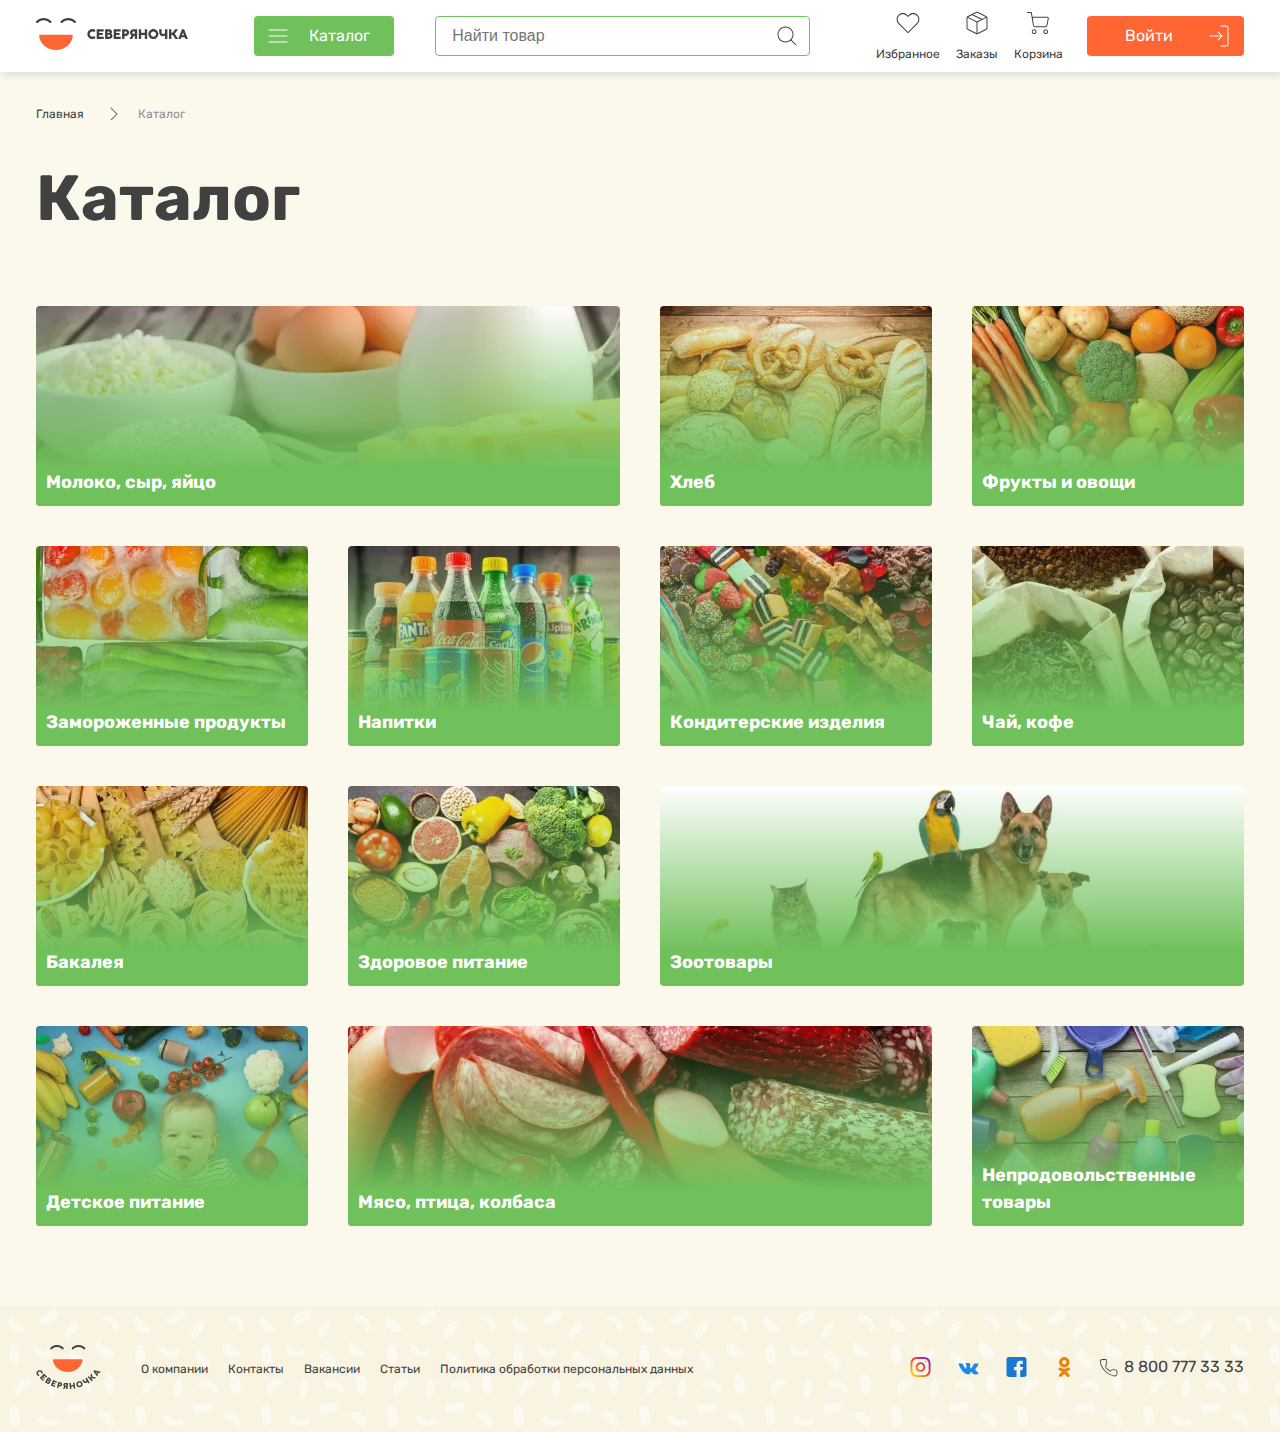
<file: pages/catalog.html>
<!DOCTYPE html>
<html lang="ru">
  <head>
    <meta charset="UTF-8" />
    <meta http-equiv="X-UA-Compatible" content="IE=edge" />
    <meta name="viewport" content="width=device-width, initial-scale=1.0" />
    <link
      rel="apple-touch-icon"
      sizes="180x180"
      href="./../images/favicon/apple-touch-icon.png"
    />
    <link
      rel="icon"
      type="image/png"
      sizes="32x32"
      href="./../images/favicon/favicon-32x32.png"
    />
    <link
      rel="icon"
      type="image/png"
      sizes="16x16"
      href="./../images/favicon/favicon-16x16.png"
    />
    <link rel="manifest" href="./../images/favicon/site.webmanifest" />
    <link
      rel="mask-icon"
      href="./../images/favicon/safari-pinned-tab.svg"
      color="#f2f2f2"
    />
    <meta name="msapplication-TileColor" content="#202124" />
    <meta name="theme-color" content="#ffffff" />
    <link rel="stylesheet" href="./../styles/style.css" />
    <title>Северяночка</title>
  </head>
  <body>
    <header class="header">
      <div class="container">
        <nav class="menu">
          <ul class="menu__list">
            <li class="menu__item">
              <a href="index.html" class="menu__link"
                ><picture class="menu__logo">
                  <source
                    class="menu__logo--desctop"
                    media="(min-width:991px)"
                    srcset="./../images/menu/icons/logo-desctop.svg"
                  />
                  <img
                    class="menu__logo--tablet"
                    src="./../images/menu/icons/logo-tablet.svg"
                    alt="logo"
                  /> </picture
              ></a>
            </li>
            <li class="menu__item">
              <button class="menu__btn-catalog btn">
                <span>Каталог</span>
              </button>
            </li>
            <li class="menu__item">
              <input
                type="text"
                class="menu__search"
                placeholder="Найти товар"
              />
            </li>
            <li class="menu__item user">
              <ul class="user__list">
                <li class="user__item">
                  <a href="#" class="user__link user__favorite">
                    <img
                      class="user__link-icon"
                      src="./../images/menu/icons/like.svg"
                      alt="favorite"
                    />
                    <span>Избранное</span>
                  </a>
                </li>
                <li class="user__item">
                  <a href="#" class="user__link user__orders">
                    <img
                      class="user__link-icon"
                      src="./../images/menu/icons/box.svg"
                      alt="box"
                    />
                    <span>Заказы</span>
                  </a>
                </li>
                <li class="user__item">
                  <a href="#" class="user__link user__cart">
                    <img
                      class="user__link-icon"
                      src="./../images/menu/icons/shopping-cart.svg"
                      alt="cart"
                    />
                    <span>Корзина</span>
                  </a>
                </li>
                <li class="user__item">
                  <button class="user__login-btn"><span>Войти</span></button>
                </li>
              </ul>
            </li>
          </ul>
        </nav>
      </div>
    </header>

    <main class="main">
      <div class="catalog-top">
        <div class="container">
          <ul class="catalog-top__list">
            <li class="catalog-top__item">
              <a
                href="category.html"
                class="catalog-top__link"
                data-category="MILK"
                >Молоко, сыр, яйцо</a
              >
            </li>
            <li class="catalog-top__item">
              <a
                href="category.html"
                class="catalog-top__link"
                data-category="BREAD"
                >Хлеб</a
              >
            </li>
            <li class="catalog-top__item">
              <a
                href="category.html"
                class="catalog-top__link"
                data-category="VEGETABLES"
                >Фрукты и овощи</a
              >
            </li>
            <li class="catalog-top__item">
              <a
                href="category.html"
                class="catalog-top__link"
                data-category="FROZEN"
                >Замороженные продукты</a
              >
            </li>
            <li class="catalog-top__item">
              <a
                href="category.html"
                class="catalog-top__link"
                data-category="DRINKS"
                >Напитки</a
              >
            </li>
            <li class="catalog-top__item">
              <a
                href="category.html"
                class="catalog-top__link"
                data-category="KONDITER"
                >Кондитерские изделия</a
              >
            </li>
            <li class="catalog-top__item">
              <a
                href="category.html"
                class="catalog-top__link"
                data-category="TEA"
                >Чай, кофе</a
              >
            </li>
            <li class="catalog-top__item">
              <a
                href="category.html"
                class="catalog-top__link"
                data-category="BAKALEYA"
                >Бакалея</a
              >
            </li>
            <li class="catalog-top__item">
              <a
                href="category.html"
                class="catalog-top__link"
                data-category="VEGETABLES"
                >Здоровое питание</a
              >
            </li>
            <li class="catalog-top__item">
              <a
                href="category.html"
                class="catalog-top__link"
                data-category="ANIMALS"
                >Зоотовары</a
              >
            </li>
            <li class="catalog-top__item">
              <a
                href="category.html"
                class="catalog-top__link"
                data-category="HOZKA"
                >Непродовольственные товары</a
              >
            </li>
            <li class="catalog-top__item">
              <a
                href="category.html"
                class="catalog-top__link"
                data-category="CHILDRENS"
                >Детское питание</a
              >
            </li>
            <li class="catalog-top__item">
              <a
                href="category.html"
                class="catalog-top__link"
                data-category="MEAT"
                >Мясо, птица, колбаса</a
              >
            </li>
          </ul>
        </div>
      </div>
      <div class="breadcrumps">
        <div class="container">
          <ul class="breadcrumps__list">
            <li class="breadcrumps__item">
              <a href="index.html" class="breadcrumps__link">Главная</a>
            </li>
            <li class="breadcrumps__item">
              <a href="#" class="breadcrumps__link">Каталог</a>
            </li>
          </ul>
        </div>
      </div>
      <section class="catalog">
        <div class="container">
          <h2 class="catalog__title title">Каталог</h2>
          <ul class="catalog__list">
            <li class="catalog__item catalog__milk">
              <a href="category.html" class="catalog__link" data-category="MILK">
                <div class="catalog__item-bg">
                  <p class="catalog__item-name">Молоко, сыр, яйцо</p>
                </div>
              </a>
            </li>
            <li class="catalog__item catalog__bread">
              <a href="category.html" class="catalog__link" data-category="BREAD">
                <div class="catalog__item-bg">
                  <p class="catalog__item-name">Хлеб</p>
                </div>
              </a>
            </li>
            <li class="catalog__item catalog__fruits">
              <a href="category.html" class="catalog__link" data-category="VEGETABLES">
                <div class="catalog__item-bg">
                  <p class="catalog__item-name">Фрукты и овощи</p>
                </div>
              </a>
            </li>
            <li class="catalog__item catalog__frozen">
              <a href="category.html" class="catalog__link" data-category="FROZEN">
                <div class="catalog__item-bg">
                  <p class="catalog__item-name">Замороженные продукты</p>
                </div>
              </a>
            </li>
            <li class="catalog__item catalog__drinks">
              <a href="category.html" class="catalog__link" data-category="DRINKS">
                <div class="catalog__item-bg">
                  <p class="catalog__item-name">Напитки</p>
                </div>
              </a>
            </li>
            <li class="catalog__item catalog__conditer">
              <a href="category.html" class="catalog__link" data-category="KONDITER">
                <div class="catalog__item-bg">
                  <p class="catalog__item-name">Кондитерские изделия</p>
                </div>
              </a>
            </li>
            <li class="catalog__item catalog__tea">
              <a href="category.html" class="catalog__link" data-category="TEA">
                <div class="catalog__item-bg">
                  <p class="catalog__item-name">Чай, кофе</p>
                </div>
              </a>
            </li>
            <li class="catalog__item catalog__pasta">
              <a href="category.html" class="catalog__link" data-category="BAKALEYA">
                <div class="catalog__item-bg">
                  <p class="catalog__item-name">Бакалея</p>
                </div>
              </a>
            </li>
            <li class="catalog__item catalog__health">
              <a href="category.html" class="catalog__link" data-category="VEGETABLES">
                <div class="catalog__item-bg">
                  <p class="catalog__item-name">Здоровое питание</p>
                </div>
              </a>
            </li>
            <li class="catalog__item catalog__zoo">
              <a href="category.html" class="catalog__link" data-category="ZOO">
                <div class="catalog__item-bg">
                  <p class="catalog__item-name">Зоотовары</p>
                </div>
              </a>
            </li>
            <li class="catalog__item catalog__children">
              <a href="category.html" class="catalog__link" data-category="CHILDRENS">
                <div class="catalog__item-bg">
                  <p class="catalog__item-name">Детское питание</p>
                </div>
              </a>
            </li>
            <li class="catalog__item catalog__kolbasa">
              <a href="category.html" class="catalog__link" data-category="MEAT">
                <div class="catalog__item-bg">
                  <p class="catalog__item-name">Мясо, птица, колбаса</p>
                </div>
              </a>
            </li>
            <li class="catalog__item catalog__hozka">
              <a href="category.html" class="catalog__link" data-category="HOZKA">
                <div class="catalog__item-bg">
                  <p class="catalog__item-name">Непродовольственные товары</p>
                </div>
              </a>
            </li>
          </ul>
        </div>
      </section>
      <nav class="menu-tablet">
        <ul class="menu-tablet__list">
          <li class="menu-tablet__item">
            <a href="#" class="menu-tablet__link menu-tablet__catalog-btn">
              <img
                class="menu-tablet__link-icon"
                src="./../images/menu/icons/menu-dark.svg"
                alt="favorite"
              />
              <span>Каталог</span>
            </a>
          </li>
          <li class="menu-tablet__item">
            <a href="#" class="menu-tablet__link menu-tablet__user-favorite">
              <img
                class="menu-tablet__link-icon"
                src="./../images/menu/icons/like.svg"
                alt="favorite"
              />
              <span>Избранное</span>
            </a>
          </li>
          <li class="menu-tablet__item">
            <a href="#" class="menu-tablet__link menu-tablet__user-orders">
              <img
                class="menu-tablet__link-icon"
                src="./../images/menu/icons/box.svg"
                alt="box"
              />
              <span>Заказы</span>
            </a>
          </li>
          <li class="menu-tablet__item">
            <a href="#" class="menu-tablet__link menu-tablet__user-cart">
              <img
                class="menu-tablet__link-icon"
                src="./../images/menu/icons/shopping-cart.svg"
                alt="cart"
              />
              <span>Корзина</span>
            </a>
          </li>
          <li class="menu-tablet__item">
            <button class="menu-tablet__login-btn"></button>
          </li>
        </ul>
      </nav>
    </main>

    <footer class="footer">
      <div class="container">
        <div class="footer__inner">
          <div class="footer__wrapper">
            <a href="#" class="footer-menu__logo">
              <img
                class="footer-menu__logo-img"
                src="./../images/logo-bottom.svg"
                alt="logo-bottom"
              />
            </a>

            <ul class="footer-list">
              <li class="footer-list__item">
                <a href="#">О компании</a>
              </li>
              <li class="footer-list__item">
                <a href="#">Контакты</a>
              </li>
              <li class="footer-list__item">
                <a href="#">Вакансии</a>
              </li>
              <li class="footer-list__item">
                <a href="#">Статьи</a>
              </li>
              <li class="footer-list__item">
                <a href="#">Политика обработки персональных данных</a>
              </li>
            </ul>

            <div class="footer-connection">
              <ul class="footer-connection__list">
                <li class="footer-connection__item">
                  <a href="" class="footer-connection__link"
                    ><img
                      src="./../images/icons/inst.svg"
                      alt=""
                      class="footer-connection__img"
                  /></a>
                </li>
                <li class="footer-connection__item">
                  <a href="" class="footer-connection__link"
                    ><img
                      src="./../images/icons/vk.svg"
                      alt=""
                      class="footer-connection__img"
                  /></a>
                </li>
                <li class="footer-connection__item">
                  <a href="" class="footer-connection__link"
                    ><img
                      src="./../images/icons/fb.svg"
                      alt=""
                      class="footer-connection__img"
                  /></a>
                </li>
                <li class="footer-connection__item">
                  <a href="" class="footer-connection__link"
                    ><img
                      src="./../images/icons/ok.svg"
                      alt=""
                      class="footer-connection__img"
                  /></a>
                </li>
              </ul>
              <a href="tel:+88007773333" class="footer-connection__tel"
                >8 800 777 33 33</a
              >
            </div>
          </div>
        </div>
      </div>
    </footer>
    <script src="./../js/catalog/catalog.js"></script>
    <script src="./../js/category-render/render.js"></script>
    <script src="./../js/index.js"></script>
    <script src="./../js/catalog-top/catalogTop.js"></script>
  </body>
</html>
</file>
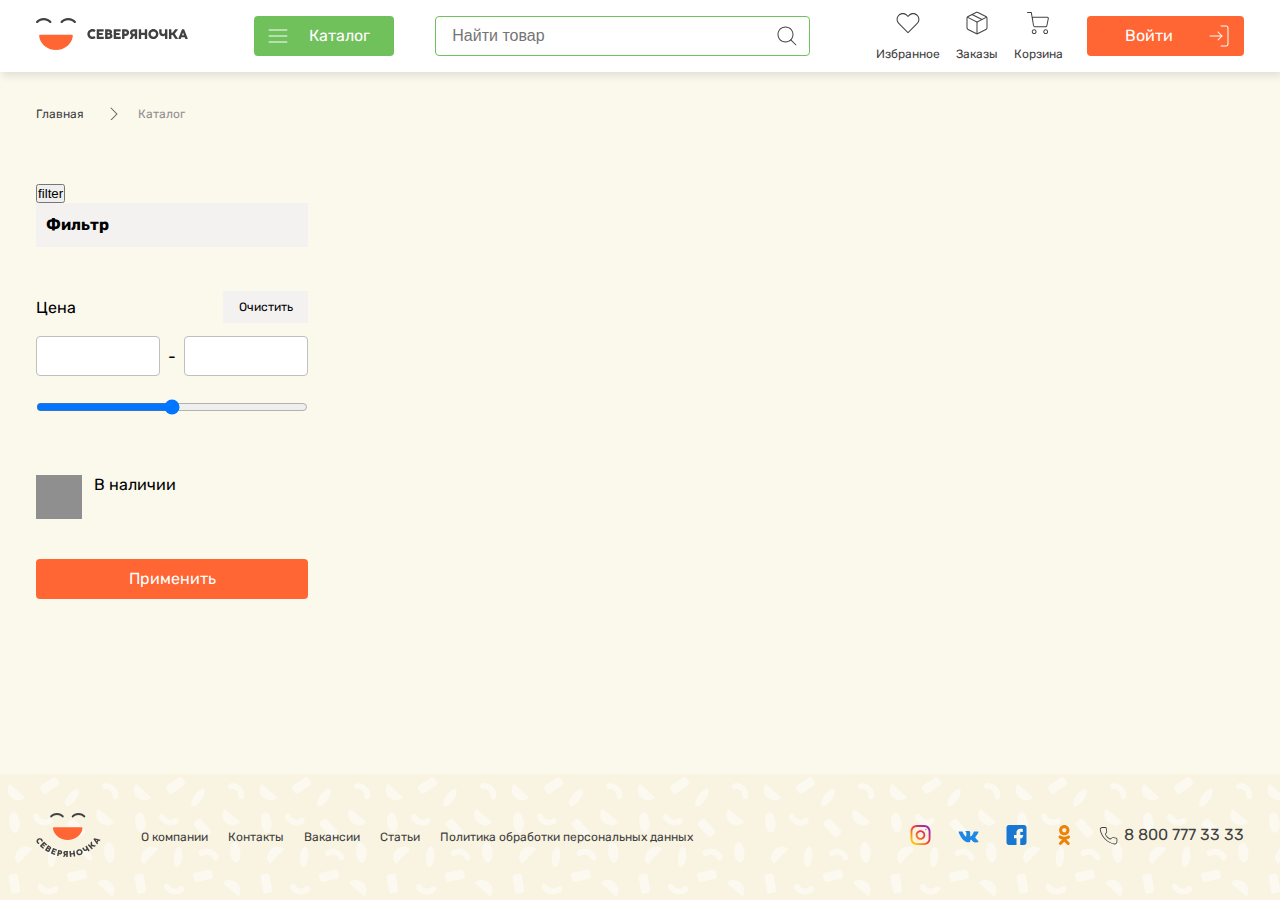
<file: pages/category.html>
<!DOCTYPE html>
<html lang="ru">
  <head>
    <meta charset="UTF-8" />
    <meta http-equiv="X-UA-Compatible" content="IE=edge" />
    <meta name="viewport" content="width=device-width, initial-scale=1.0" />
    <link
      rel="apple-touch-icon"
      sizes="180x180"
      href="./../images/favicon/apple-touch-icon.png"
    />
    <link
      rel="icon"
      type="image/png"
      sizes="32x32"
      href="./../images/favicon/favicon-32x32.png"
    />
    <link
      rel="icon"
      type="image/png"
      sizes="16x16"
      href="./../images/favicon/favicon-16x16.png"
    />
    <link rel="manifest" href="./../images/favicon/site.webmanifest" />
    <link
      rel="mask-icon"
      href="./../images/favicon/safari-pinned-tab.svg"
      color="#f2f2f2"
    />
    <meta name="msapplication-TileColor" content="#202124" />
    <meta name="theme-color" content="#ffffff" />
    <link rel="stylesheet" href="./../styles/style.css" />
    <title>Северяночка</title>
  </head>
  <body>
    <header class="header">
      <div class="container">
        <nav class="menu">
          <ul class="menu__list">
            <li class="menu__item">
              <a href="index.html" class="menu__link"
                ><picture class="menu__logo">
                  <source
                    class="menu__logo--desctop"
                    media="(min-width:991px)"
                    srcset="./../images/menu/icons/logo-desctop.svg"
                  />
                  <img
                    class="menu__logo--tablet"
                    src="./../images/menu/icons/logo-tablet.svg"
                    alt="logo"
                  /> </picture
              ></a>
            </li>
            <li class="menu__item">
              <button class="menu__btn-catalog btn">
                <span>Каталог</span>
              </button>
            </li>
            <li class="menu__item">
              <input
                type="text"
                class="menu__search"
                placeholder="Найти товар"
              />
            </li>
            <li class="menu__item user">
              <ul class="user__list">
                <li class="user__item">
                  <a href="#" class="user__link user__favorite">
                    <img
                      class="user__link-icon"
                      src="./../images/menu/icons/like.svg"
                      alt="favorite"
                    />
                    <span>Избранное</span>
                  </a>
                </li>
                <li class="user__item">
                  <a href="#" class="user__link user__orders">
                    <img
                      class="user__link-icon"
                      src="./../images/menu/icons/box.svg"
                      alt="box"
                    />
                    <span>Заказы</span>
                  </a>
                </li>
                <li class="user__item">
                  <a href="#" class="user__link user__cart">
                    <img
                      class="user__link-icon"
                      src="./../images/menu/icons/shopping-cart.svg"
                      alt="cart"
                    />
                    <span>Корзина</span>
                  </a>
                </li>
                <li class="user__item">
                  <button class="user__login-btn"><span>Войти</span></button>
                </li>
              </ul>
            </li>
          </ul>
        </nav>
      </div>
    </header>

    <main class="main">
      <div class="catalog-top">
        <div class="container">
          <ul class="catalog-top__list">
            <li class="catalog-top__item">
              <a
                href="category.html"
                class="catalog-top__link"
                data-category="MILK"
                >Молоко, сыр, яйцо</a
              >
            </li>
            <li class="catalog-top__item">
              <a
                href="category.html"
                class="catalog-top__link"
                data-category="BREAD"
                >Хлеб</a
              >
            </li>
            <li class="catalog-top__item">
              <a
                href="category.html"
                class="catalog-top__link"
                data-category="VEGETABLES"
                >Фрукты и овощи</a
              >
            </li>
            <li class="catalog-top__item">
              <a
                href="category.html"
                class="catalog-top__link"
                data-category="FROZEN"
                >Замороженные продукты</a
              >
            </li>
            <li class="catalog-top__item">
              <a
                href="category.html"
                class="catalog-top__link"
                data-category="DRINKS"
                >Напитки</a
              >
            </li>
            <li class="catalog-top__item">
              <a
                href="category.html"
                class="catalog-top__link"
                data-category="KONDITER"
                >Кондитерские изделия</a
              >
            </li>
            <li class="catalog-top__item">
              <a
                href="category.html"
                class="catalog-top__link"
                data-category="TEA"
                >Чай, кофе</a
              >
            </li>
            <li class="catalog-top__item">
              <a
                href="category.html"
                class="catalog-top__link"
                data-category="BAKALEYA"
                >Бакалея</a
              >
            </li>
            <li class="catalog-top__item">
              <a
                href="category.html"
                class="catalog-top__link"
                data-category="VEGETABLES"
                >Здоровое питание</a
              >
            </li>
            <li class="catalog-top__item">
              <a
                href="category.html"
                class="catalog-top__link"
                data-category="ANIMALS"
                >Зоотовары</a
              >
            </li>
            <li class="catalog-top__item">
              <a
                href="category.html"
                class="catalog-top__link"
                data-category="HOZKA"
                >Непродовольственные товары</a
              >
            </li>
            <li class="catalog-top__item">
              <a
                href="category.html"
                class="catalog-top__link"
                data-category="CHILDRENS"
                >Детское питание</a
              >
            </li>
            <li class="catalog-top__item">
              <a
                href="category.html"
                class="catalog-top__link"
                data-category="MEAT"
                >Мясо, птица, колбаса</a
              >
            </li>
          </ul>
        </div>
      </div>
      <div class="breadcrumps">
        <div class="container">
          <ul class="breadcrumps__list">
            <li class="breadcrumps__item">
              <a href="index.html" class="breadcrumps__link">Главная</a>
            </li>
            <li class="breadcrumps__item">
              <a href="catalog.html" class="breadcrumps__link">Каталог</a>
            </li>
          </ul>
        </div>
      </div>
      <section class="category">
        <div class="container">
          <h2 class="category__title title">title</h2>
          <div class="category__filters">
            <button class="category__filter-btn">filter</button>
          </div>
          <div class="category__wrapper">
            <div class="category-aside">
              <h3 class="category-aside__title">Фильтр</h3>
              <div class="category-aside__row">
                <span class="category-aside__text">Цена</span>
                <button class="category-aside__btn-clear">Очистить</button>
              </div>
              <form action="" class="category-form">
                <div class="category-form__row">
                  <input type="text" class="category-form__min-price" />
                  <span>-</span>
                  <input type="text" class="category-form__max-price" />
                </div>
                <input
                  class="category-form__range"
                  type="range"
                  name=""
                  id=""
                />
                <div class="category-form__checkbox-wrap">
                  <div class="category-form__checkbox">
                    <input
                      class="category-form__checkbox__input"
                      type="checkbox"
                      name=""
                      id=""
                    />
                    <label
                      for=""
                      class="category-form__checkbox__label"
                    ></label>
                  </div>
                  <span>В наличии</span>
                </div>
                <button class="category-form__submit">Применить</button>
              </form>
            </div>
            <div class="category__columns">
              <div class="category__active-filters"></div>
              <div class="category__items"></div>
            </div>
          </div>
        </div>
      </section>
      <nav class="menu-tablet">
        <ul class="menu-tablet__list">
          <li class="menu-tablet__item">
            <a href="#" class="menu-tablet__link menu-tablet__catalog-btn">
              <img
                class="menu-tablet__link-icon"
                src="./../images/menu/icons/menu-dark.svg"
                alt="favorite"
              />
              <span>Каталог</span>
            </a>
          </li>
          <li class="menu-tablet__item">
            <a href="#" class="menu-tablet__link menu-tablet__user-favorite">
              <img
                class="menu-tablet__link-icon"
                src="./../images/menu/icons/like.svg"
                alt="favorite"
              />
              <span>Избранное</span>
            </a>
          </li>
          <li class="menu-tablet__item">
            <a href="#" class="menu-tablet__link menu-tablet__user-orders">
              <img
                class="menu-tablet__link-icon"
                src="./../images/menu/icons/box.svg"
                alt="box"
              />
              <span>Заказы</span>
            </a>
          </li>
          <li class="menu-tablet__item">
            <a href="#" class="menu-tablet__link menu-tablet__user-cart">
              <img
                class="menu-tablet__link-icon"
                src="./../images/menu/icons/shopping-cart.svg"
                alt="cart"
              />
              <span>Корзина</span>
            </a>
          </li>
          <li class="menu-tablet__item">
            <button class="menu-tablet__login-btn"></button>
          </li>
        </ul>
      </nav>
    </main>

    <footer class="footer">
      <div class="container">
        <div class="footer__inner">
          <div class="footer__wrapper">
            <a href="#" class="footer-menu__logo">
              <img
                class="footer-menu__logo-img"
                src="./../images/logo-bottom.svg"
                alt="logo-bottom"
              />
            </a>

            <ul class="footer-list">
              <li class="footer-list__item">
                <a href="#">О компании</a>
              </li>
              <li class="footer-list__item">
                <a href="#">Контакты</a>
              </li>
              <li class="footer-list__item">
                <a href="#">Вакансии</a>
              </li>
              <li class="footer-list__item">
                <a href="#">Статьи</a>
              </li>
              <li class="footer-list__item">
                <a href="#">Политика обработки персональных данных</a>
              </li>
            </ul>

            <div class="footer-connection">
              <ul class="footer-connection__list">
                <li class="footer-connection__item">
                  <a href="" class="footer-connection__link"
                    ><img
                      src="./../images/icons/inst.svg"
                      alt=""
                      class="footer-connection__img"
                  /></a>
                </li>
                <li class="footer-connection__item">
                  <a href="" class="footer-connection__link"
                    ><img
                      src="./../images/icons/vk.svg"
                      alt=""
                      class="footer-connection__img"
                  /></a>
                </li>
                <li class="footer-connection__item">
                  <a href="" class="footer-connection__link"
                    ><img
                      src="./../images/icons/fb.svg"
                      alt=""
                      class="footer-connection__img"
                  /></a>
                </li>
                <li class="footer-connection__item">
                  <a href="" class="footer-connection__link"
                    ><img
                      src="./../images/icons/ok.svg"
                      alt=""
                      class="footer-connection__img"
                  /></a>
                </li>
              </ul>
              <a href="tel:+88007773333" class="footer-connection__tel"
                >8 800 777 33 33</a
              >
            </div>
          </div>
        </div>
      </div>
    </footer>

    <script src="./../js/catalog/catalog.js"></script>
    <script src="./../js/category-render/render.js"></script>
    <script src="./../js/index.js"></script>
    <script src="./../js/catalog-top/catalogTop.js"></script>
  </body>
</html>
</file>
<file: styles/style.css>
.form-auth__input, .form-auth__label, .modal-auth__forgot-pass, .form-reg__input, .form-reg__select-region, .form-reg__select-city, .form-reg__label, .articles-item__btn, .articles-item__text, .articles-item__date, .articles__all, .map__button, .specials-offer__subtitle, .product-card__button, .product-card__title, .product-card__price-subtitle, .product-card__price-without-digit, .card-wrapper__all-actions, .category-form__submit, .category-aside__btn-clear, .menu-tablet__login-btn, .menu-tablet__link span, .user__login-btn, .menu__btn-catalog, .breadcrumps__link, .footer-list {
  font-family: "Rubik";
  font-style: normal;
  font-weight: 400;
  line-height: 150%;
}

.modal-auth__title, .modal-reg__text, .modal-reg__title, .articles-item__title, .specials-offer__title, .product-card__price-with-digit, .slider-item__text, .category-aside__title, .catalog__item-bg, .catalog-top__link, .title {
  font-family: "Rubik";
  font-style: normal;
  font-weight: 700;
  line-height: 150%;
}

/* rubik-regular - latin */
@font-face {
  font-family: "Rubik";
  font-style: normal;
  font-weight: 400;
  src: url("./../fonts/Rubik-Regular.woff2") format("woff2"), url("./../fonts/Rubik-Regular.woff") format("woff");
}
/* rubik-700 - latin */
@font-face {
  font-family: "Rubik";
  font-style: normal;
  font-weight: 700;
  src: url("./../fonts/Rubik-Bold.woff2") format("woff2"), url("./../fonts/Rubik-Bold.woff") format("woff");
}
* {
  box-sizing: border-box;
  padding: 0;
  margin: 0;
}

body {
  background-color: #fbf8ec;
  font-family: "Rubik";
  font-style: normal;
  font-weight: 400;
  display: flex;
  flex-direction: column;
  min-height: 100vh;
}

main {
  flex-grow: 1;
}

footer {
  flex-shrink: 0;
}

ul[class] {
  list-style: none;
}

a {
  text-decoration: none;
  color: #414141;
}

.container {
  max-width: 1208px;
  margin: 0 auto;
  box-sizing: content-box;
  padding: 0 16px;
}

.title {
  font-size: 36px;
  line-height: 150%;
  color: #414141;
}

.overlay {
  overflow: auto;
  position: fixed;
  top: 0;
  left: 0;
  right: 0;
  bottom: 0;
  background-color: rgba(252, 213, 186, 0.8);
  z-index: 1000;
}

@media (max-width: 740px) {
  .title {
    font-size: 24px;
  }
}
@media (max-width: 576px) {
  .container {
    padding: 0 12px;
  }
}
.header {
  background-color: #fff;
  box-shadow: 2px 4px 8px rgba(0, 0, 0, 0.1);
  margin-bottom: 4px;
  z-index: 100;
}

.catalog-top {
  position: absolute;
  background-color: #fff;
  box-shadow: 0px 8px 16px rgba(0, 0, 0, 0.15);
  width: 100%;
  transform: translateY(-200%);
  transition: 0.9s;
  padding-top: 40px;
  padding-bottom: 40px;
  z-index: 99;
}
.catalog-top--active {
  transform: translateY(0);
  transition: 0.9s;
}
.catalog-top__list {
  display: grid;
  grid-template-columns: repeat(4, 1fr);
  grid-template-rows: repeat(4, 1fr);
  grid-gap: 24px 40px;
}
.catalog-top__link {
  font-size: 16px;
  color: #414141;
  transition: 0.3s;
}
.catalog-top__link:hover {
  color: #ff6633;
  transition: 0.3s;
}

@media (max-width: 954px) {
  .catalog-top__list {
    grid-template-columns: repeat(2, 1fr);
    grid-template-rows: repeat(7, 1fr);
  }
}
@media (max-width: 420px) {
  .catalog-top__list {
    grid-template-columns: repeat(1, 1fr);
    grid-template-rows: repeat(13, 1fr);
    grid-gap: 24px;
  }
  .catalog-top__link {
    font-weight: 400;
    font-size: 16px;
  }
}
.footer {
  background-color: #F9F4E2;
  background-image: url("./../images/footer/bg.svg");
}
.footer__wrapper {
  height: 126px;
  display: flex;
  justify-content: space-between;
  align-items: center;
}
.footer__row {
  display: flex;
  align-items: center;
}

.footer-list {
  display: flex;
  margin-left: 40px;
  font-size: 12px;
  margin-right: auto;
}
.footer-list__item + .footer-list__item {
  margin-left: 20px;
}

.footer-connection {
  width: 336px;
  display: flex;
  justify-content: space-between;
}
.footer-connection__list {
  display: flex;
}
.footer-connection__item + .footer-connection__item {
  margin-left: 24px;
}
.footer-connection__item {
  width: 24px;
  height: 24px;
  display: flex;
  align-items: center;
  justify-content: center;
}
.footer-connection__tel {
  width: 152px;
  height: 24px;
  text-align: right;
  padding-left: 32px;
  position: relative;
}
.footer-connection__tel::before {
  position: absolute;
  content: "";
  background-image: url("./../images/icons/phone.svg");
  background-repeat: no-repeat;
  background-size: cover;
  width: 20px;
  height: 20px;
  top: 0;
  right: 125px;
}

@media (max-width: 1199px) {
  .footer-list__item + .footer-list__item {
    margin-left: 16px;
  }
}
@media (max-width: 1024px) {
  .footer-connection {
    width: 232px;
  }
  .footer-connection__list {
    width: 56px;
    height: 56px;
    flex-wrap: wrap;
  }
  .footer-connection__item + .footer-connection__item {
    margin-left: 0px;
  }
  .footer-list {
    width: 310px;
    display: flex;
    flex-wrap: wrap;
  }
  .footer-list__item:nth-child(3) {
    margin-right: 60px;
  }
  .footer-list__item:nth-child(4) {
    margin-left: 0;
  }
}
@media (max-width: 768px) {
  .footer__wrapper {
    padding-bottom: 56px;
    height: 262px;
  }
}
@media (max-width: 698px) {
  .footer-menu__logo {
    grid-column-start: 1;
    grid-row-start: 2;
  }
  .footer__wrapper {
    display: grid;
    grid-template-columns: 93px 59px 152px;
    grid-template-rows: 1fr 1fr 1fr 1fr;
  }
  .footer .footer-list {
    margin-left: 0;
    grid-column-start: 1;
    grid-row-start: 3;
  }
  .footer-connection {
    order: 2;
    flex-direction: column;
    width: 152px;
    grid-column-start: 3;
    grid-row-start: 2;
  }
  .footer-connection__list {
    width: 144px;
    height: 24px;
    flex-wrap: wrap;
    justify-content: space-between;
    margin-left: 8px;
    margin-bottom: 18px;
  }
  .footer-menu__logo {
    order: 1;
  }
}
.breadcrumps {
  margin: 27px 0;
}
.breadcrumps__list {
  display: flex;
}
.breadcrumps__item:not(:last-child) {
  width: 102px;
  position: relative;
}
.breadcrumps__item:not(:last-child):after {
  position: absolute;
  content: "";
  background-image: url("./../images/icons/arrow-right.svg");
  width: 8px;
  height: 13px;
  top: 4px;
  right: 20px;
}
.breadcrumps__item:last-child a {
  color: #8f8f8f;
  pointer-events: none;
}
.breadcrumps__link {
  font-size: 12px;
  color: #414141;
}

@media (max-width: 1080px) {
  .breadcrumps {
    margin: 19px 0;
  }
  .breadcrumps__item:not(:last-child) {
    width: 86px;
  }
  .breadcrumps__item:not(:last-child):after {
    top: 4px;
    right: 16px;
  }
}
@media (max-width: 576px) {
  .breadcrumps {
    margin: 14px 0;
  }
  .breadcrumps__item:not(:last-child) {
    width: 63px;
  }
  .breadcrumps__item:not(:last-child):after {
    top: 4px;
    right: 8px;
  }
  .breadcrumps__link {
    font-size: 8px;
  }
}
.menu__list {
  height: 72px;
  display: flex;
  justify-content: space-between;
  align-items: center;
}
.menu__btn-catalog {
  width: 140px;
  height: 40px;
  color: #fff;
  background-color: #70c05b;
  padding: 8px 8px 8px 40px;
  margin-left: 40px;
  text-align: center;
  border: none;
  border-radius: 4px;
  cursor: pointer;
  font-size: 16px;
  line-height: 150%;
  position: relative;
}
.menu__btn-catalog:before {
  position: absolute;
  content: "";
  background-image: url("./../images/menu/icons/menu.svg");
  width: 24px;
  height: 24px;
  top: 8px;
  left: 12px;
}
.menu__search {
  width: 375px;
  height: 40px;
  background: #fff;
  border: 1px solid #70c05b;
  border-radius: 4px;
  padding: 8px 42px 8px 16px;
  margin-left: 16px;
  color: #8f8f8f;
  font-size: 16px;
  line-height: 150%;
  background-image: url("./../images/menu/icons/search.svg");
  background-repeat: no-repeat;
  background-position: bottom 7px right 10px;
}

.user {
  margin-left: 40px;
}
.user__item + .user__item {
  margin-left: 16px;
}
.user__list {
  display: flex;
  align-items: center;
}
.user__link {
  height: 50px;
  display: flex;
  flex-direction: column;
  align-items: center;
  justify-content: space-between;
  color: #414141;
  font-size: 12px;
}
.user__link-icon {
  width: 24px;
  height: 24px;
}
.user__login-btn {
  width: 157px;
  height: 40px;
  margin-left: 8px;
  padding: 8px 40px 8px 8px;
  border: none;
  border-radius: 4px;
  background-color: #ff6633;
  color: #fff;
  font-size: 16px;
  cursor: pointer;
  position: relative;
  transition: 0.2s;
}
.user__login-btn:hover {
  background-color: #70c05b;
  transition: 0.2s;
}
.user__login-btn::before {
  position: absolute;
  content: "";
  background-image: url("./../images/menu/icons/log-in.svg");
  width: 24px;
  height: 24px;
  top: 8px;
  left: 120px;
}

@media (max-width: 1199px) {
  .menu {
    padding: 0 20px;
  }
  .menu__search {
    width: 336px;
  }
  .user {
    margin-left: 20px;
  }
  .user__login-btn {
    width: 40px;
    height: 40px;
    padding: 0;
  }
  .user__login-btn:before {
    left: 8px;
  }
  .user__login-btn span {
    display: none;
  }
}
@media (max-width: 992px) {
  .menu__btn-catalog {
    margin-left: 20px;
    width: 40px;
    height: 40px;
    padding: 0px;
  }
  .menu__btn-catalog:before {
    left: 8px;
  }
  .menu__btn-catalog span {
    display: none;
  }
  .menu__login-btn {
    margin-left: 0;
  }
}
@media (max-width: 768px) {
  .user {
    display: none;
  }
  .menu__btn-catalog {
    display: none;
  }
  .menu__search {
    width: 258px;
  }
}
@media (max-width: 360px) {
  .menu {
    padding: 0 16px;
  }
}
.menu-tablet {
  display: none;
}
.menu-tablet__list {
  height: 56px;
  padding: 8px 16px;
  background-color: #fff;
  display: flex;
  justify-content: space-between;
  font-size: 8px;
  line-height: 150%;
  border-top: 1px solid #f3f2f1;
  box-shadow: 2px 4px 8px rgba(0, 0, 0, 0.1);
}
.menu-tablet__link {
  height: 40px;
  display: flex;
  flex-direction: column;
  justify-content: space-between;
  align-items: center;
}
.menu-tablet__link-icon {
  width: 24px;
  height: 24px;
}
.menu-tablet__link span {
  display: block;
  font-size: 8px;
  line-height: 150%;
}
.menu-tablet__login-btn {
  border-radius: 4px;
  border: none;
  background: none;
  font-size: 16px;
  width: 40px;
  height: 40px;
  background-color: #ff6633;
  color: #fff;
  border-radius: 4px;
  position: relative;
  transition: 0.2s;
}
.menu-tablet__login-btn:hover {
  background-color: #70c05b;
  transition: 0.2s;
}
.menu-tablet__login-btn::before {
  position: absolute;
  content: "";
  background-image: url("./../images/menu/icons/log-in.svg");
  width: 24px;
  height: 24px;
  top: 8px;
  left: 8px;
}

@media (max-width: 767px) {
  .menu-tablet {
    display: block;
    width: 100%;
    z-index: 50;
    position: fixed;
    bottom: 0;
    right: 0;
  }
}
.catalog__title {
  margin-bottom: 60px;
  font-size: 64px;
}
.catalog__list {
  display: grid;
  grid-template-areas: "milk milk bread fruits" "frozen drinks conditer tea" "pasta health zoo zoo" "children kolbasa kolbasa hozka";
  grid-template-columns: repeat(4, 1fr);
  grid-template-rows: repeat(4, 200px);
  grid-gap: 40px;
  margin-bottom: 80px;
}
.catalog__item-bg {
  height: 100%;
  width: 100%;
  background: linear-gradient(180deg, rgba(112, 192, 91, 0) 0%, #70c05b 82.81%);
  padding: 10px;
  display: flex;
  align-items: end;
  font-size: 18px;
  color: #fff;
}
.catalog__item {
  border-radius: 4px;
  overflow: hidden;
}
.catalog__item:hover .catalog__item-bg {
  background: linear-gradient(180deg, rgba(255, 102, 51, 0) 0%, #ff6633 100%);
}
.catalog__milk {
  grid-area: milk;
  background-image: url("./../images/catalog/milk.webp");
  background-size: cover;
  background-repeat: no-repeat;
  background-position: center center;
}
.catalog__bread {
  grid-area: bread;
  background-image: url("./../images/catalog/bread.webp");
  background-size: cover;
  background-repeat: no-repeat;
  background-position: center center;
}
.catalog__fruits {
  grid-area: fruits;
  background-image: url("./../images/catalog/fruits.webp");
  background-size: cover;
  background-repeat: no-repeat;
  background-position: center center;
}
.catalog__frozen {
  grid-area: frozen;
  background-image: url("./../images/catalog/frozen.webp");
  background-size: cover;
  background-repeat: no-repeat;
  background-position: center center;
}
.catalog__drinks {
  grid-area: drinks;
  background-image: url("./../images/catalog/drinks.webp");
  background-size: cover;
  background-repeat: no-repeat;
  background-position: center center;
}
.catalog__conditer {
  grid-area: conditer;
  background-image: url("./../images/catalog/conditer.webp");
  background-size: cover;
  background-repeat: no-repeat;
  background-position: center center;
}
.catalog__tea {
  grid-area: tea;
  background-image: url("./../images/catalog/tea.webp");
  background-size: cover;
  background-repeat: no-repeat;
  background-position: center center;
}
.catalog__pasta {
  grid-area: pasta;
  background-image: url("./../images/catalog/pasta.webp");
  background-size: cover;
  background-repeat: no-repeat;
  background-position: center center;
}
.catalog__health {
  grid-area: health;
  background-image: url("./../images/catalog/health.webp");
  background-size: cover;
  background-repeat: no-repeat;
  background-position: center center;
}
.catalog__zoo {
  grid-area: zoo;
  background-image: url("./../images/catalog/zoo.webp");
  background-size: cover;
  background-repeat: no-repeat;
  background-position: center center;
}
.catalog__children {
  grid-area: children;
  background-image: url("./../images/catalog/children.webp");
  background-size: cover;
  background-repeat: no-repeat;
  background-position: center center;
}
.catalog__kolbasa {
  grid-area: kolbasa;
  background-image: url("./../images/catalog/kolbasa.webp");
  background-size: cover;
  background-repeat: no-repeat;
  background-position: center center;
}
.catalog__hozka {
  grid-area: hozka;
  background-image: url("./../images/catalog/hozka.webp");
  background-size: cover;
  background-repeat: no-repeat;
  background-position: center center;
}

@media (max-width: 1080px) {
  .catalog__title {
    margin-bottom: 32px;
    font-size: 48px;
  }
  .catalog__list {
    grid-template-columns: repeat(3, 1fr);
    grid-template-rows: repeat(5, minmax(140px, 1fr));
    grid-gap: 32px;
    grid-template-areas: "milk milk bread" "fruits frozen drinks" "conditer tea pasta" "health zoo zoo" "children kolbasa hozka";
  }
}
@media (max-width: 576px) {
  .catalog__title {
    font-size: 36px;
  }
  .catalog__list {
    grid-template-columns: repeat(2, 1fr);
    grid-template-rows: repeat(8, minmax(140px, 1fr));
    grid-gap: 12px;
    grid-template-areas: "milk milk " "bread fruits" "frozen drinks" "conditer tea" "pasta health" "zoo zoo" "children hozka" "kolbasa kolbasa";
  }
}
.category__wrapper {
  display: flex;
}
.category__title {
  margin-bottom: 60px;
}
.category__items {
  margin-left: 40px;
}

.category-aside {
  min-width: 272px;
}
.category-aside__title {
  width: 100%;
  height: 44px;
  padding: 10px;
  background-color: #f3f2f1;
  font-size: 16px;
  margin-bottom: 44px;
}
.category-aside__row {
  display: flex;
  justify-content: space-between;
  align-items: center;
  margin-bottom: 13px;
}
.category-aside__btn-clear {
  background-color: #f3f2f1;
  font-size: 12px;
  width: 85px;
  height: 32px;
  padding: 4px 8px;
  border: none;
  cursor: pointer;
}

.category-form {
  flex-grow: 1;
}
.category-form__row {
  display: flex;
  justify-content: space-between;
  align-items: center;
  margin-bottom: 23px;
}
.category-form__min-price, .category-form__max-price {
  width: 124px;
  height: 40px;
  background-color: #fff;
  border: 1px solid #bfbfbf;
  border-radius: 4px;
}
.category-form__checkbox {
  position: relative;
}
.category-form__checkbox__label {
  display: block;
  width: 46px;
  height: 44px;
  background: #8f8f8f;
  position: relative;
  z-index: 100;
  transition: 0.3s;
}
.category-form__checkbox__input {
  width: 46px;
  height: 44px;
  position: absolute;
}
.category-form__checkbox__input:checked ~ .category-form__checkbox__label {
  background: #70c05b;
}
.category-form__checkbox-wrap {
  display: flex;
  margin-bottom: 40px;
}
.category-form__checkbox-wrap span {
  margin-left: 12px;
}
.category-form__range {
  width: 100%;
  margin-bottom: 60px;
}
.category-form__submit {
  width: 100%;
  height: 40px;
  padding: 8px;
  background-color: #ff6633;
  color: #fff;
  font-size: 16px;
  border-radius: 4px;
  border: none;
  cursor: pointer;
}

@media (max-width: 930px) {
  .category__title {
    margin-bottom: 40px;
  }
  .category__items {
    margin-left: 0px;
  }
  .category-aside {
    padding: 20px;
    background-color: #fff;
    box-shadow: 0px 8px 16px rgba(255, 102, 51, 0.5);
    border-radius: 4px;
    position: absolute;
    height: 100vh;
    z-index: 1000;
    transform: translateX(-200%);
  }
  .category-aside__title {
    display: none;
  }
}
.slider {
  height: 200px;
  background-color: #fff;
  background-image: url("./../images/slider/pattern-slider.svg");
  background-repeat: no-repeat;
  background-size: cover;
  background-position: center center;
  display: flex;
  align-items: center;
  align-items: flex-end;
}
.slider__container {
  max-width: 1080px;
  margin: 0 auto;
}

.slider-item {
  display: flex;
  align-items: center;
}
.slider-item__img {
  display: block;
  object-fit: cover;
  width: 303px;
  height: 202px;
}
.slider-item__text {
  font-size: 48px;
  line-height: 150%;
  color: #414141;
  margin-left: 18px;
}

@media (max-width: 1199px) {
  .slider {
    height: 160px;
  }
  .slider-item__text {
    font-size: 24px;
  }
  .slider-item__img {
    width: 198px;
    height: 132px;
  }
}
@media (max-width: 768px) {
  .slider {
    align-items: center;
  }
  .slider-item__img {
    display: none;
  }
  .slider-item__text {
    font-size: 18px;
    color: #414141;
  }
}
.card-wrapper {
  padding-top: 76px;
  padding-bottom: 44px;
}
.card-wrapper__top {
  display: flex;
  justify-content: space-between;
  align-items: end;
  margin-bottom: 40px;
}
.card-wrapper__all-actions {
  padding: 8px 40px 8px 8px;
  width: 168px;
  height: 40px;
  font-size: 16px;
  line-height: 150%;
  color: #606060;
  position: relative;
}
.card-wrapper__all-actions::after {
  position: absolute;
  content: "";
  background-image: url("./../images/icons/arrow-right.svg");
  background-size: cover;
  width: 7px;
  height: 13px;
  top: 13px;
  right: 20px;
}
.card-wrapper__all-actions:hover {
  color: black;
}

.cards__list {
  display: grid;
  grid-template-columns: repeat(3, minmax(160px, 1fr));
  gap: 40px;
  margin-bottom: 40px;
}
.cards__list-main {
  display: grid;
  grid-template-columns: repeat(4, minmax(160px, 1fr));
  grid-template-rows: 1fr;
  gap: 40px;
}

@media (max-width: 792px) {
  .cards__list {
    gap: 32px;
    margin-bottom: 32px;
  }
  .cards__list-main {
    grid-template-columns: repeat(3, minmax(160px, 1fr));
    grid-template-rows: 1fr;
    gap: 32px;
  }
  .cards__item:last-child {
    display: none;
  }
}
@media (max-width: 576px) {
  .cards__list {
    grid-template-columns: repeat(2, minmax(160px, 1fr));
    gap: 16px;
    margin-bottom: 16px;
  }
  .cards__list-main {
    grid-template-columns: repeat(2, minmax(160px, 1fr));
    grid-template-rows: 2fr;
    gap: 16px;
  }
  .cards__item:last-child {
    display: block;
  }
}
.product-card {
  max-width: 272px;
  background-color: #fff;
  box-shadow: 1px 2px 4px rgba(0, 0, 0, 0.1);
  border-radius: 4px;
  overflow: hidden;
  transition: 0.3s;
}
.product-card:hover {
  box-shadow: 4px 8px 16px rgba(255, 102, 51, 0.2);
  transition: 0.3s;
}
.product-card__top {
  position: relative;
}
.product-card__favorite {
  position: absolute;
  width: 32px;
  height: 32px;
  top: 8px;
  right: 8px;
  padding: 6.5px 5.05px;
  border-radius: 4px;
  cursor: pointer;
  background-color: #f3f2f1;
  opacity: 0.5;
  border: none;
  background-image: url("./../images/icons/favorite-card.svg");
  background-position: center center;
  background-repeat: no-repeat;
  transition: 0.2s;
}
.product-card__favorite:hover {
  background-image: url("./../images/icons/favorite-card-active.svg");
  opacity: 1;
  transition: 0.2s;
}
.product-card__sale {
  display: block;
  position: absolute;
  width: 56px;
  height: 32px;
  bottom: 10px;
  left: 10px;
  background-color: #ff6633;
  color: #fff;
  padding: 4px 8px;
  border-radius: 4px;
}
.product-card__img-wrap {
  width: 100%;
  height: 160px;
  display: flex;
  align-items: center;
  justify-content: center;
  overflow: hidden;
}
.product-card__img {
  display: block;
  width: 70%;
  height: 80%;
  object-fit: contain;
  object-position: center;
  background-color: #fff;
}
.product-card__main {
  padding: 8px;
}
.product-card__price {
  display: flex;
  justify-content: space-between;
  margin-bottom: 8px;
}
.product-card__price-col {
  display: flex;
  flex-direction: column;
}
.product-card__price-with-digit {
  display: block;
  text-align: left;
  font-size: 18px;
  color: #414141;
  max-width: 65px;
  overflow: hidden;
}
.product-card__price-without-digit {
  display: block;
  text-align: right;
  font-size: 16px;
  color: #606060;
  max-width: 65px;
  overflow: hidden;
}
.product-card__price-subtitle {
  font-size: 12px;
  color: #bfbfbf;
}
.product-card__title {
  min-height: 48px;
  font-size: 16px;
  color: #414141;
  margin-bottom: 8px;
  max-height: 48px;
  overflow: hidden;
}
.product-card__raiting {
  display: flex;
  margin-bottom: 8px;
}
.product-card__rating-star {
  display: block;
  width: 16px;
  height: 16px;
  background-image: url("./../images/icons/star.svg");
  background-repeat: no-repeat;
  background-size: contain;
}
.product-card__rating-star--active {
  display: block;
  width: 16px;
  height: 16px;
  background-image: url("./../images/icons/star-active.svg");
  background-repeat: no-repeat;
  background-size: contain;
}
.product-card__rating-star + .product-card__rating-star {
  margin-left: 4px;
}
.product-card__button {
  width: 100%;
  height: 40px;
  background-color: #fff;
  border: 1px solid #70c05b;
  color: #70c05b;
  border-radius: 4px;
  font-size: 16px;
  cursor: pointer;
  transition: 0.3s;
}
.product-card__button:hover {
  background-color: #ff6633;
  border: 1px solid #ff6633;
  color: #fff;
  transition: 0.3s;
}

.specials {
  padding-top: 76px;
  padding-bottom: 44px;
}
.specials__title {
  margin-bottom: 40px;
}
.specials__wrapper {
  display: flex;
  justify-content: space-between;
}

.specials-offer {
  width: 584px;
  height: 200px;
  border-radius: 4px;
  display: flex;
  justify-content: space-between;
  overflow: hidden;
}
.specials-offer:hover {
  box-shadow: 0px 8px 16px rgba(202, 147, 96, 0.5);
  cursor: pointer;
  transition: 0.3s;
}
.specials-offer__one {
  background: #FCD5BA;
}
.specials-offer__two img {
  padding-top: 20px;
}
.specials-offer__two {
  background: #E5FFDE;
}
.specials-offer__main {
  min-width: 258px;
  color: #414141;
  margin-left: 40px;
  margin-top: 30px;
}
.specials-offer__title {
  font-size: 24px;
  margin-top: 6px;
}
.specials-offer__subtitle {
  font-size: 16px;
}
.specials-offer__img {
  padding-right: 10px;
}

@media (max-width: 1208px) {
  .specials-offer {
    width: 352px;
    height: 170px;
  }
  .specials-offer__img {
    width: 165px;
    height: 110px;
  }
  .specials-offer__title {
    font-size: 18px;
  }
  .specials-offer__subtitle {
    font-size: 12px;
  }
  .specials-offer__main {
    min-width: 174px;
    margin-left: 20px;
    margin-top: 20px;
  }
}
@media (max-width: 750px) {
  .specials-offer {
    width: 584px;
    height: 200px;
  }
  .specials-offer__img {
    width: 206px;
    height: 138px;
  }
  .specials-offer__title {
    font-size: 24px;
  }
  .specials-offer__subtitle {
    font-size: 16px;
  }
  .specials-offer__main {
    min-width: 258px;
    margin-left: 40px;
    margin-top: 30px;
  }
  .specials-offer__one {
    margin-bottom: 16px;
  }
  .specials__wrapper {
    flex-direction: column;
    align-items: center;
  }
}
@media (max-width: 620px) {
  .specials-offer {
    overflow: hidden;
    width: 336px;
    height: 170px;
  }
  .specials-offer__img {
    width: 165px;
    height: 110px;
  }
  .specials-offer__title {
    font-size: 18px;
  }
  .specials-offer__subtitle {
    font-size: 12px;
  }
  .specials-offer__main {
    min-width: 174px;
    margin-left: 20px;
    margin-top: 20px;
  }
}
.map {
  padding-top: 76px;
  padding-bottom: 44px;
}
.map__title {
  margin-bottom: 40px;
}
.map__buttons {
  display: flex;
  margin-bottom: 24px;
}
.map__button {
  padding: 4px 8px;
  height: 32px;
  border: none;
  background-color: #f3f2f1;
  color: #606060;
  border-radius: 4px;
  font-size: 12px;
  line-height: 150%;
  transition: 0.2s;
  cursor: pointer;
}
.map__button:hover {
  background-color: #70c05b;
  color: #fff;
  transition: 0.2s;
}
.map__button + .map__button {
  margin-left: 24px;
}
.map__wrapper {
  width: 100%;
  height: 354px;
  background-image: url("./../images/map.jpg");
  background-size: contain;
}

.articles {
  padding-top: 76px;
  padding-bottom: 44px;
  display: block;
}
.articles__top {
  display: flex;
  justify-content: space-between;
  align-items: center;
  margin-bottom: 40px;
}
.articles__all {
  padding: 8px 40px 8px 8px;
  font-size: 16px;
  line-height: 150%;
  color: #606060;
  position: relative;
}
.articles__all::after {
  position: absolute;
  content: "";
  background-image: url("./../images/icons/arrow-right.svg");
  background-size: cover;
  width: 7px;
  height: 13px;
  top: 13px;
  right: 20px;
}
.articles__all:hover {
  color: black;
}
.articles__item + .articles__item {
  margin-left: 32px;
}
.articles__items {
  display: flex;
  justify-content: space-between;
}

@media (max-width: 600px) {
  .articles__items {
    flex-direction: column;
  }
  .articles__item + .articles__item {
    margin-left: 0px;
    margin-top: 20px;
  }
}
.articles-item {
  max-width: 376px;
  height: 100%;
  background: #fff;
  box-shadow: 1px 2px 4px rgba(0, 0, 0, 0.1);
  border-radius: 4px;
  display: flex;
  flex-direction: column;
  transition: 0.2s;
  overflow: hidden;
}
.articles-item__img {
  display: block;
  width: 100%;
  height: 162px;
  object-fit: cover;
  background-color: #fca21c;
}
.articles-item__main {
  padding: 10px;
  display: flex;
  flex-direction: column;
  flex: 1;
}
.articles-item__date {
  display: block;
  font-size: 12px;
  line-height: 150%;
  color: #8f8f8f;
  margin-bottom: 10px;
}
.articles-item__title {
  margin-bottom: 10px;
  font-size: 18px;
  line-height: 150%;
  color: #414141;
  overflow: hidden;
  text-overflow: ellipsis;
  display: -webkit-box;
  -webkit-line-clamp: 2;
  -webkit-box-orient: vertical;
}
.articles-item__text {
  max-height: 120px;
  margin-bottom: 10px;
  font-size: 16px;
  line-height: 150%;
  color: #414141;
  overflow: hidden;
  text-overflow: ellipsis;
  display: -webkit-box;
  -webkit-line-clamp: 4;
  -webkit-box-orient: vertical;
}
.articles-item__btn {
  width: 150px;
  height: 40px;
  background-color: #E5FFDE;
  color: #70c05b;
  font-size: 16px;
  line-height: 150%;
  border: none;
  border-radius: 4px;
  cursor: pointer;
  margin-top: auto;
  transition: 0.2s;
}
.articles-item__btn:hover {
  background-color: #70c05b;
  color: #fff;
  transition: 0.2s;
}
.articles-item:hover {
  box-shadow: 4px 8px 16px rgba(255, 102, 51, 0.2);
  transition: 0.2s;
}

@media (max-width: 600px) {
  .articles-item {
    max-width: 100%;
  }
}
@media (max-width: 360px) {
  .articles-item__img {
    height: 102px;
  }
}
.modal-reg {
  display: none;
}
.modal-reg__exit {
  position: absolute;
  width: 40px;
  height: 40px;
  top: 0;
  right: 0;
  background-color: #f3f2f1;
  text-align: center;
  border-radius: 4px;
  cursor: pointer;
  background-image: url("./../images/icons/x.svg");
  background-repeat: no-repeat;
  background-position: center center;
}
.modal-reg__form {
  position: relative;
  width: 687px;
  height: 998px;
  margin: 0 auto;
  background-color: #fff;
  padding: 72px 67.5px 46px;
}
.modal-reg__title {
  text-align: center;
  margin-bottom: 40px;
  font-size: 24px;
  color: #414141;
}
.modal-reg__text {
  text-align: center;
  margin-bottom: 24px;
  font-size: 18px;
  color: #414141;
}

.form-reg__wrapper {
  display: grid;
  grid-auto-flow: column;
  grid-template-columns: repeat(2, 260px);
  grid-template-rows: repeat(5, 1fr);
  column-gap: 32px;
  row-gap: 16px;
  margin-bottom: 40px;
}
.form-reg__label {
  height: 64px;
  color: #8f8f8f;
  font-size: 16px;
}
.form-reg__label-pass {
  position: relative;
}
.form-reg__label-btn {
  position: absolute;
  width: 23px;
  height: 23px;
  top: 32px;
  right: 8px;
  border: none;
  background-color: transparent;
  cursor: pointer;
  background-image: url("/images/checkbox/eye-off.svg");
  background-size: cover;
}
.form-reg__select-wrap {
  position: relative;
  z-index: 2;
}
.form-reg__select-wrap:before {
  position: absolute;
  content: "";
  background-image: url("/images/checkbox/aroow-down.svg");
  width: 13px;
  height: 8px;
  top: 16.5px;
  right: 16.5px;
  z-index: 1;
}
.form-reg__input, .form-reg__select-region, .form-reg__select-city {
  width: 260px;
  height: 40px;
  padding: 8px 6px 8px 16px;
  border: 1px solid #bfbfbf;
  color: #414141;
  border-radius: 4px;
  font-size: 16px;
  background-color: transparent;
  outline: none;
}
.form-reg__input:focus, .form-reg__select-region:focus, .form-reg__select-city:focus {
  border: 1px solid #70c05b;
  box-shadow: 4px 8px 16px rgba(112, 192, 91, 0.2);
}
.form-reg__select-region, .form-reg__select-city {
  display: block;
  appearance: none;
  box-shadow: 1px 2px 4px rgba(0, 0, 0, 0.1);
  border: none;
  cursor: pointer;
}
.form-reg__row {
  display: flex;
  justify-content: space-between;
  margin-bottom: 18px;
}
.form-reg__checkbox {
  display: flex;
  align-items: center;
  margin-bottom: 42px;
  display: flex;
}
.form-reg__checkbox span {
  display: block;
  margin-left: 8px;
  color: #8f8f8f;
}
.form-reg__checkbox-input {
  width: 20px;
  height: 20px;
  opacity: 0;
  position: absolute;
}
.form-reg__checkbox-input:checked ~ .form-reg__checkbox-label {
  background-color: #70c05b;
  background-image: url("/images/checkbox/ok.svg");
  background-position: center center;
  background-repeat: no-repeat;
  background-size: content;
}
.form-reg__checkbox-input:focus ~ .form-reg__checkbox-label {
  border: 1px solid #70c05b;
  box-shadow: 4px 8px 16px rgba(112, 192, 91, 0.2);
}
.form-reg__checkbox-label {
  display: block;
  width: 20px;
  height: 20px;
  position: relative;
  background-color: #fff;
  border: 1px solid #bfbfbf;
  border-radius: 4px;
  cursor: pointer;
}
.form-reg__btn-more {
  display: block;
  margin: 0 auto;
  width: 260px;
  height: 68px;
  background: #FCD5BA;
  border: none;
  border-radius: 4px;
  font-size: 24px;
  margin-bottom: 40px;
  cursor: pointer;
  color: #ff6633;
}
.form-reg__btn-login {
  display: block;
  margin: 0 auto;
  width: 121px;
  height: 32px;
  border: 1px solid #70c05b;
  background-color: transparent;
  color: #70c05b;
  border-radius: 4px;
  cursor: pointer;
}
.form-reg__sex-radios {
  background-color: #f3f2f1;
  display: flex;
  justify-content: space-between;
  align-items: center;
  padding: 4px;
}
.form-reg__sex-radio {
  opacity: 0;
  width: 126px;
  height: 32px;
  position: absolute;
}
.form-reg__sex-radio:checked ~ .form-reg__sex-label {
  background-color: #70c05b;
  color: #fff;
}
.form-reg__sex-radio:focus ~ .form-reg__sex-label {
  border: 1px solid #70c05b;
  box-shadow: 4px 8px 16px rgba(112, 192, 91, 0.2);
}
.form-reg__sex-label {
  display: flex;
  align-items: center;
  justify-content: center;
  width: 126px;
  height: 32px;
  background-color: transparent;
  position: relative;
  border-radius: 4px;
  color: #414141;
  cursor: pointer;
  outline: none;
}

.modal-auth {
  display: none;
}
.modal-auth__exit {
  position: absolute;
  width: 40px;
  height: 40px;
  top: 0;
  right: 0;
  background-color: #f3f2f1;
  text-align: center;
  border-radius: 4px;
  cursor: pointer;
  background-image: url("./../images/icons/x.svg");
  background-repeat: no-repeat;
  background-position: center center;
}
.modal-auth__form {
  position: absolute;
  left: 50%;
  top: 50%;
  transform: translate(-50%, -50%);
  width: 420px;
  height: 431px;
  background-color: #fff;
  padding: 72px 80px 40px;
}
.modal-auth__title {
  text-align: center;
  margin-bottom: 32px;
  font-size: 24px;
  color: #414141;
}
.modal-auth__row {
  display: flex;
  justify-content: space-between;
  align-items: center;
}
.modal-auth__btn-reg {
  width: 121px;
  height: 32px;
  border: 1px solid #70c05b;
  background-color: transparent;
  color: #70c05b;
  border-radius: 4px;
  cursor: pointer;
}
.modal-auth__forgot-pass {
  width: 121px;
  height: 32px;
  border: none;
  background-color: transparent;
  font-size: 12px;
  color: #606060;
  cursor: pointer;
}

.form-auth__label {
  height: 60px;
  color: #8f8f8f;
  font-size: 16px;
}
.form-auth__input {
  width: 260px;
  height: 40px;
  padding: 8px 6px 8px 16px;
  border: 1px solid #bfbfbf;
  color: #414141;
  border-radius: 4px;
  font-size: 16px;
  background-color: transparent;
  outline: none;
  margin-bottom: 32px;
}
.form-auth__input:focus {
  border: 1px solid #70c05b;
  box-shadow: 4px 8px 16px rgba(112, 192, 91, 0.2);
}
.form-auth__btn-inter {
  display: block;
  margin: 0 auto;
  width: 260px;
  height: 68px;
  background: #FCD5BA;
  border: none;
  border-radius: 4px;
  font-size: 24px;
  margin-bottom: 32px;
  cursor: pointer;
  color: #ff6633;
}/*# sourceMappingURL=style.css.map */
</file>
